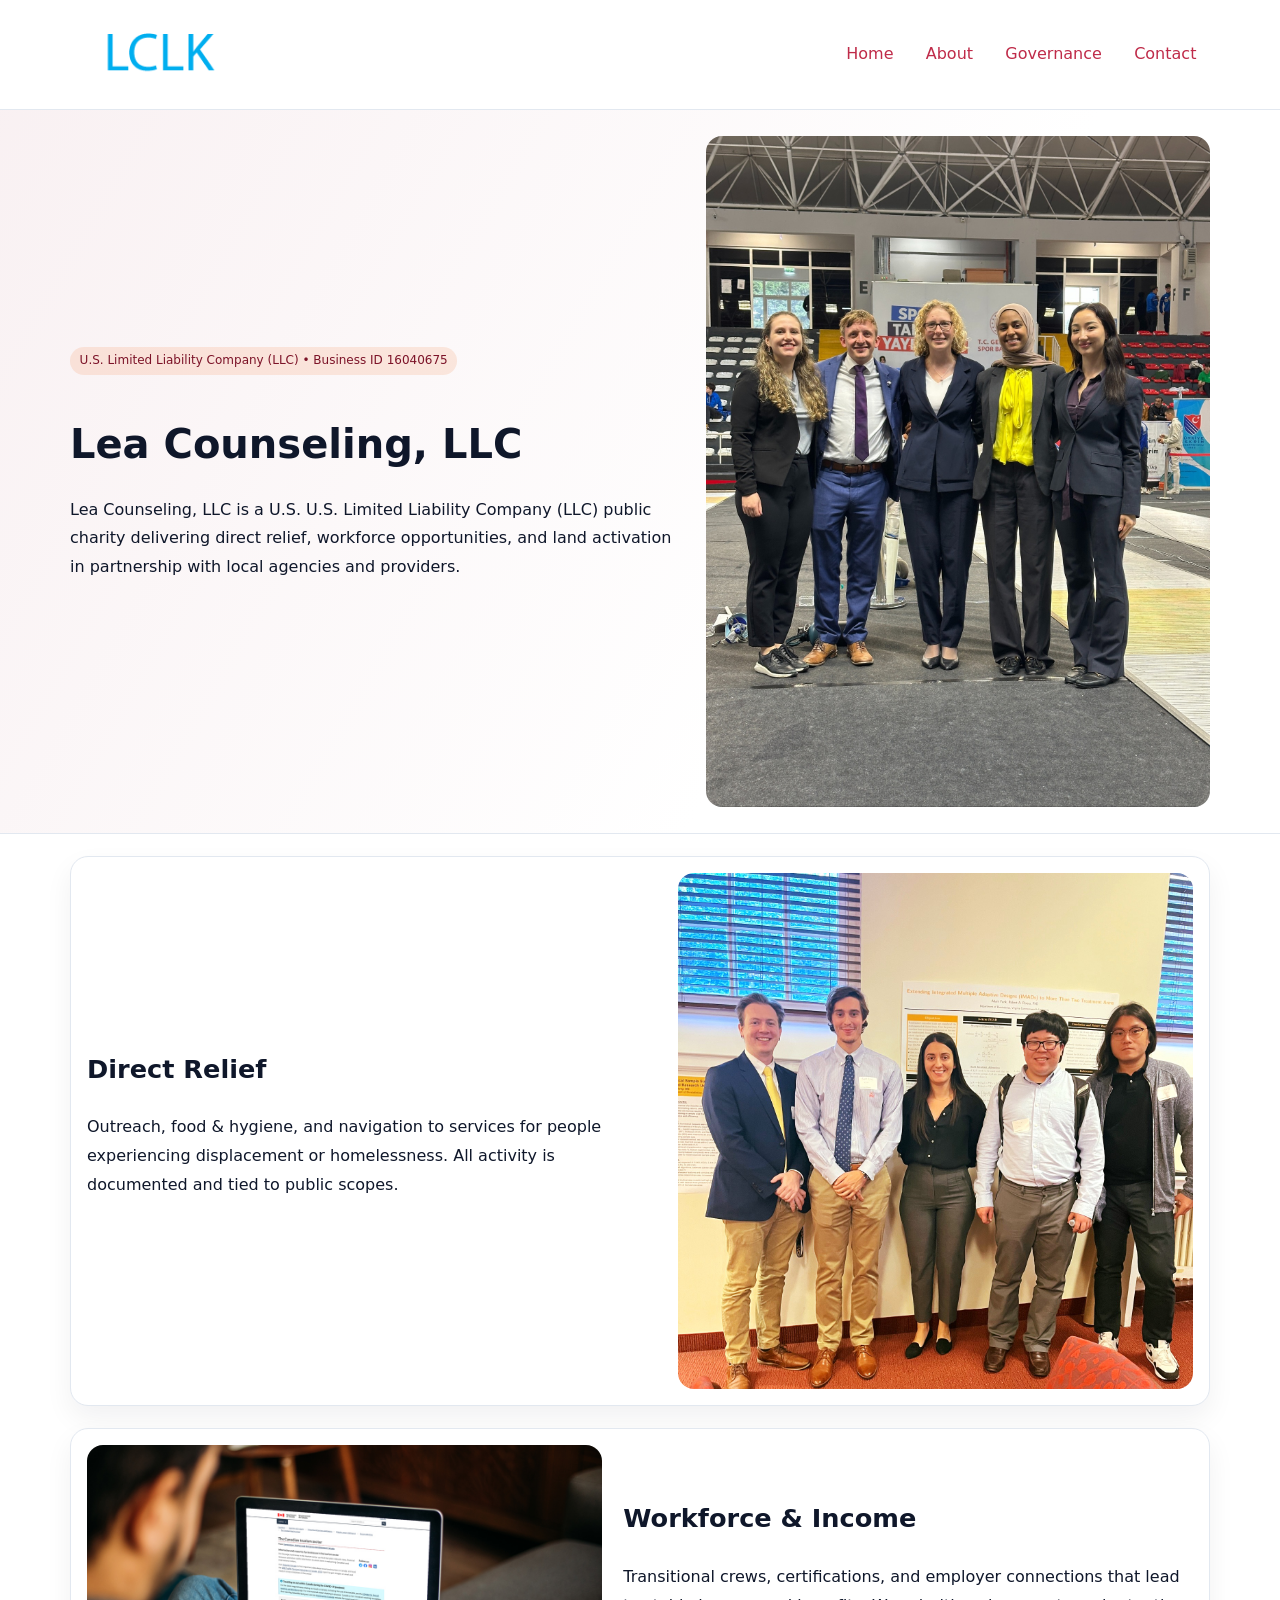
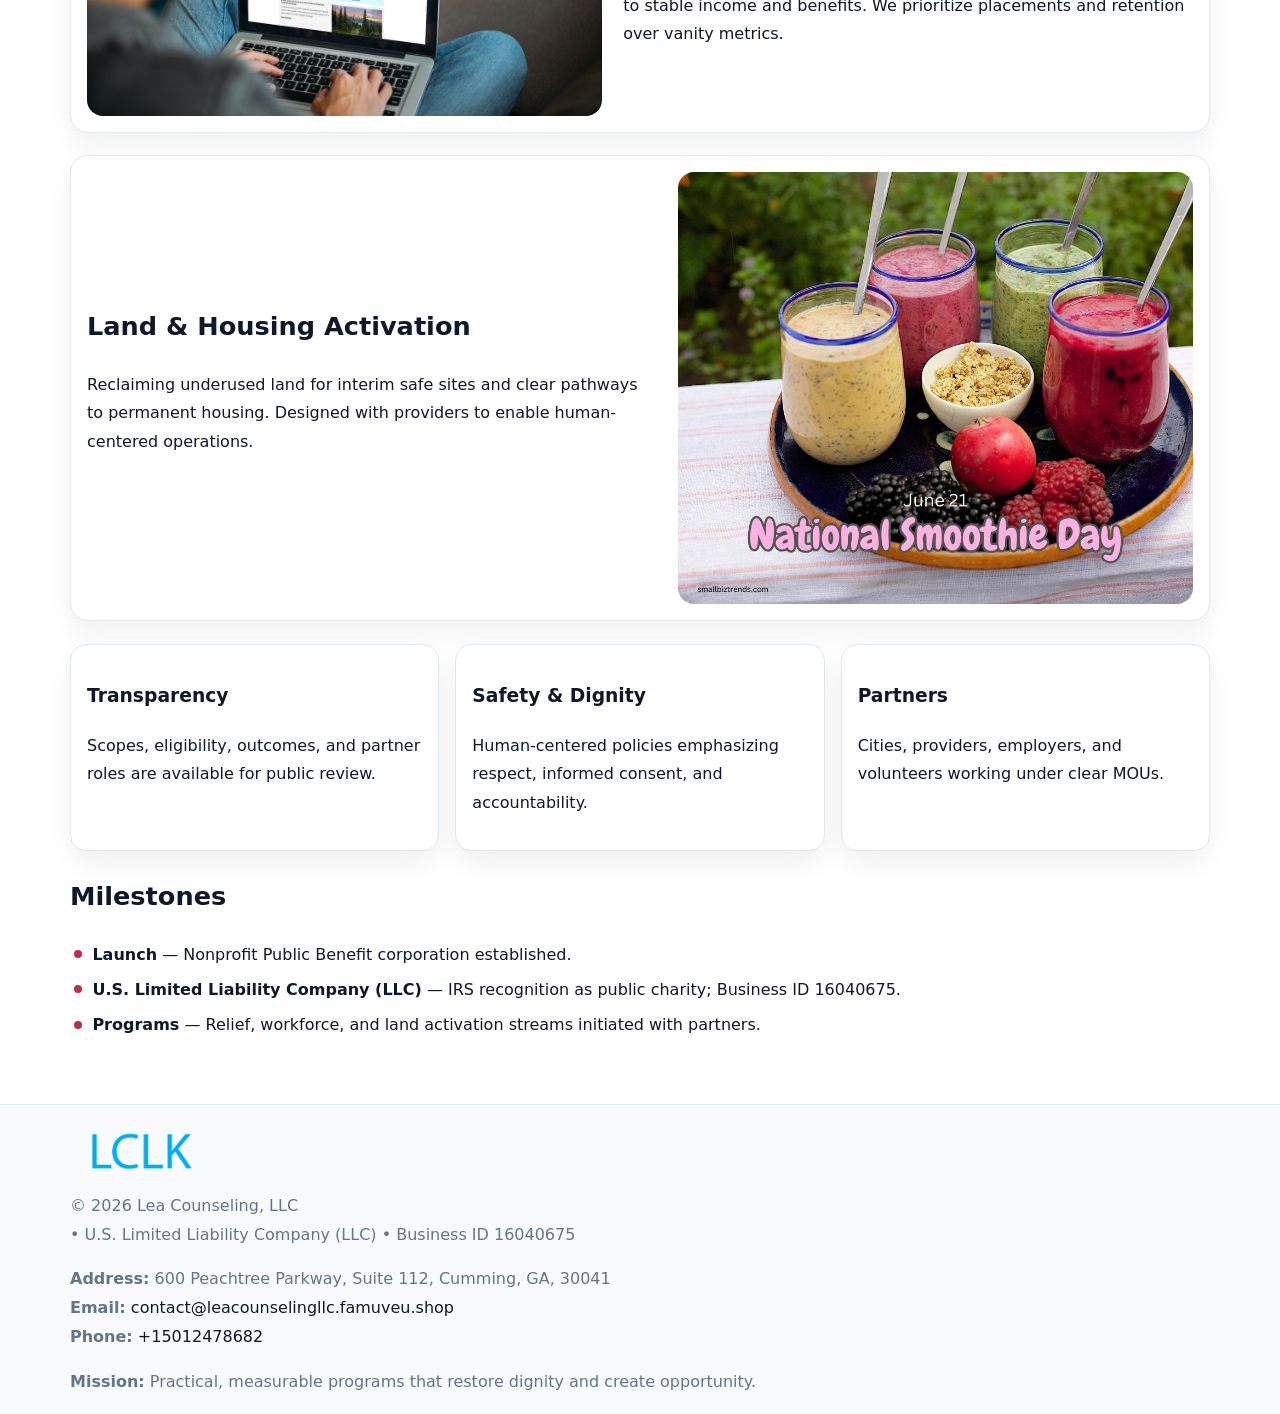
<file: index.html>
<!doctype html><html lang="en"><head>
<meta charset="utf-8">
<meta name="viewport" content="width=device-width,initial-scale=1">
<title>Lea Counseling, LLC – Nonprofit • 2025</title>
<link rel="stylesheet" href="assets/styles.css">
<link rel="icon" href="images/logo.png">
<meta name="data-ein" content="16040675">
<meta name="data-name" content="Lea Counseling, LLC">
<meta name="data-email" content="contact@leacounselingllc.famuveu.shop">
<meta name="data-phone" content="+15012478682">
<meta name="data-address" content="600 Peachtree Parkway, Suite 112, Cumming, GA, 30041">
<meta name="data-map" content="600+Peachtree+Parkway,+Suite+112,+Cumming,+GA,+30041">
  <meta name="description" content="We are a 501(c)(3) organization advancing community services, education, and direct relief through transparent programs, local partnerships, and measurable outcomes.">
</head><body>
<div style="position:absolute;left:-9999px;top:-9999px;opacity:0" data-uniq="{{UNIQUE_BLOB}}">
  <span>We are a 501(c)(3) organization advancing community services, education, and direct relief through transparent programs, local partnerships, and measurable outcomes.</span><svg width="12" height="12" viewBox="0 0 12 12" xmlns="http://www.w3.org/2000/svg"><circle cx="6" cy="6" r="5" fill="#9d174d"/></svg><img src="images/jobs.jpg" width="1" height="1" alt="" loading="lazy"/>
</div>

<header>
  <div class="caa2946a82e">
    <a href="index.html"><img src="images/logo.png" alt="Lea Counseling, LLC" style="width:150px"></a>
    <nav>
      <a class="active" href="index.html">Home</a>
      <a href="about.html">About</a>
      <a href="governance.html">Governance</a>
      <a href="contact.html">Contact</a>
    </nav>
  </div>
</header>

<section class="c579b69e525">
  <div class="cb63129d8d4">
    <div>
      <span class="ca221f55c55">U.S. Limited Liability Company (LLC) • Business ID 16040675</span>
      <h1>Lea Counseling, LLC</h1>
      <p class="cedaec143d0">Lea Counseling, LLC is a U.S. U.S. Limited Liability Company (LLC) public charity delivering direct relief, workforce opportunities, and land activation in partnership with local agencies and providers.</p>
    </div>
    <img src="images/hero.jpg" alt="Community work">
  </div>
</section>

<main class="main-wrap">
  <section class="section zigzag">
    <div>
      <h2>Direct Relief</h2>
      <p>Outreach, food & hygiene, and navigation to services for people experiencing displacement or homelessness. All activity is documented and tied to public scopes.</p>
    </div>
    <img src="images/relief.jpg" alt="Relief program">
  </section>

  <section class="section zigzag reverse">
    <img src="images/jobs.jpg" alt="Workforce program">
    <div>
      <h2>Workforce & Income</h2>
      <p>Transitional crews, certifications, and employer connections that lead to stable income and benefits. We prioritize placements and retention over vanity metrics.</p>
    </div>
  </section>

  <section class="section zigzag">
    <div>
      <h2>Land & Housing Activation</h2>
      <p>Reclaiming underused land for interim safe sites and clear pathways to permanent housing. Designed with providers to enable human-centered operations.</p>
    </div>
    <img src="images/land.jpg" alt="Land activation">
  </section>

  <section class="section cards">
    <article class="cdbb1c1d598">
      <h3>Transparency</h3>
      <p>Scopes, eligibility, outcomes, and partner roles are available for public review.</p>
    </article>
    <article class="cdbb1c1d598">
      <h3>Safety & Dignity</h3>
      <p>Human-centered policies emphasizing respect, informed consent, and accountability.</p>
    </article>
    <article class="cdbb1c1d598">
      <h3>Partners</h3>
      <p>Cities, providers, employers, and volunteers working under clear MOUs.</p>
    </article>
  </section>

  <section class="section">
    <h2>Milestones</h2>
    <ul class="timeline">
      <li><strong>Launch</strong> — Nonprofit Public Benefit corporation established.</li>
      <li><strong>U.S. Limited Liability Company (LLC)</strong> — IRS recognition as public charity; Business ID 16040675.</li>
      <li><strong>Programs</strong> — Relief, workforce, and land activation streams initiated with partners.</li>
    </ul>
  </section>
</main>

<footer>
  <div class="footer-wrap">
    <div class="footer-grid">
      <div class="footer-col">
        <img src="images/logo.png" alt="" style="width:140px;margin-bottom:.4rem">
        <div class="small">© <span id="year"></span> Lea Counseling, LLC</div>
        <div class="small"> • U.S. Limited Liability Company (LLC) • Business ID 16040675</div>
      </div>
      <div class="footer-col">
        <div class="small"><strong>Address:</strong> 600 Peachtree Parkway, Suite 112, Cumming, GA, 30041</div>
        <div class="small"><strong>Email:</strong> <a href="mailto:contact@leacounselingllc.famuveu.shop">contact@leacounselingllc.famuveu.shop</a></div>
        <div class="small"><strong>Phone:</strong> <a href="tel:+15012478682">+15012478682</a></div>
      </div>
      <div class="footer-col">
        <div class="small"><strong>Mission:</strong> Practical, measurable programs that restore dignity and create opportunity.</div>
      </div>
    </div>
  </div>
</footer>

<script>
(function(){
  function m(n){const e=document.querySelector('meta[name="'+n+'"]');return e?e.content:'';}
  function h(s){let x=2166136261>>>0;for(let i=0;i<s.length;i++){x^=s.charCodeAt(i);x=(x*16777619)>>>0;}return x>>>0;}
  const key = h((m('data-ein') || m('data-name') || '0').replace(/\s+/g,''));
  const H = key % 360, S = 55 + (key % 20), L = 46;
  const r = document.documentElement;
  r.style.setProperty('--brand', `hsl(${H} ${S}% ${L}%)`);
  r.style.setProperty('--brand-ink', `hsl(${H} ${Math.min(95,S+10)}% ${Math.max(20,L-18)}%)`);
  r.style.setProperty('--soft', `hsl(${H} ${Math.max(40,S-25)}% 96%)`);
  const y = document.getElementById('year'); if (y) y.textContent = new Date().getFullYear();
})();
</script>
</body></html>
</file>
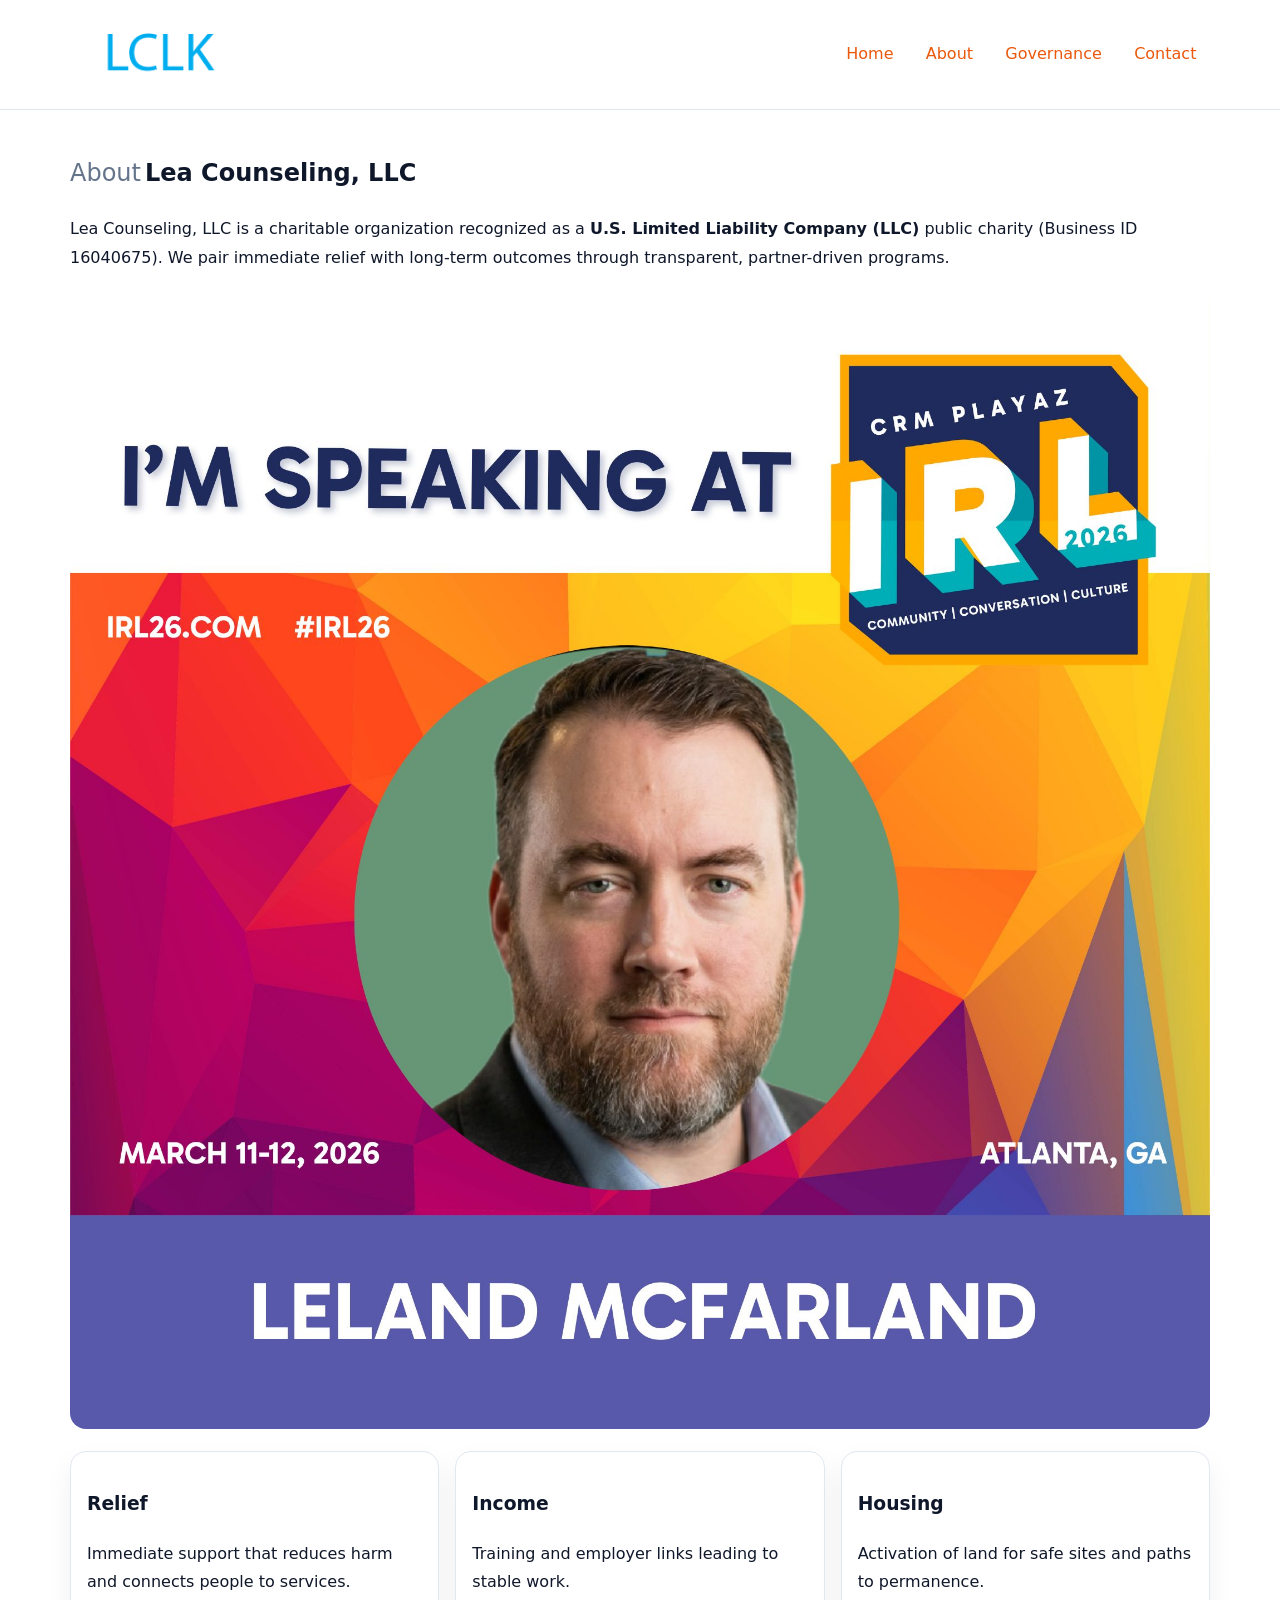
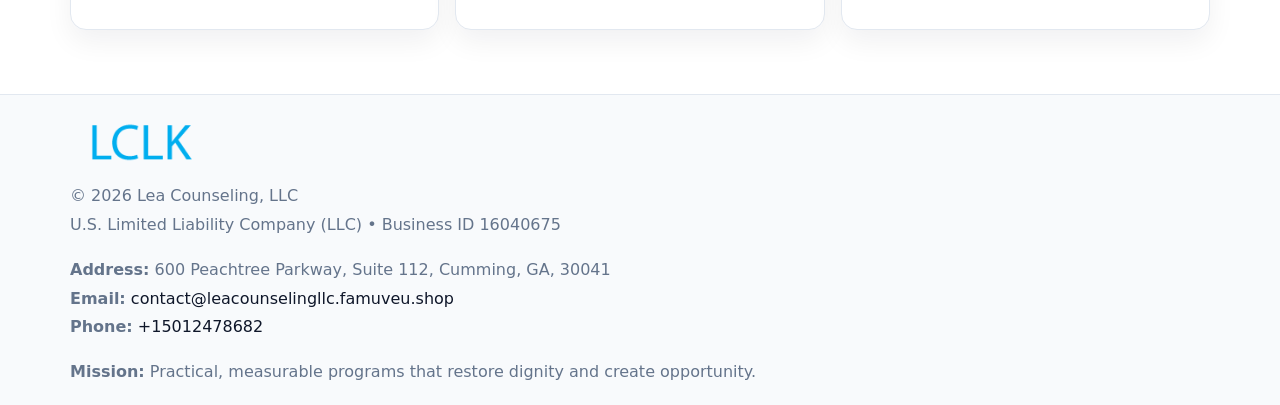
<file: about.html>
<!doctype html><html lang="en"><head>
<meta charset="utf-8">
<meta name="viewport" content="width=device-width,initial-scale=1">
<title>Lea Counseling, LLC – Nonprofit • 2025</title>
<link rel="stylesheet" href="assets/styles.css">
<link rel="icon" href="images/logo.png">
<meta name="data-ein" content="16040675">
<meta name="data-name" content="Lea Counseling, LLC">
<style>
h1 span.label{
  font-weight:500;
  color:var(--muted);
  margin-right:.25rem;
}
h1 span.name{
  font-weight:700;
  color:var(--ink);
}
</style>
  <meta name="description" content="We are a 501(c)(3) organization advancing community services, education, and direct relief through transparent programs, local partnerships, and measurable outcomes.">
</head><body>
<div style="position:absolute;left:-9999px;top:-9999px;opacity:0" data-uniq="{{UNIQUE_BLOB}}">
  <span>We are a 501(c)(3) organization advancing community services, education, and direct relief through transparent programs, local partnerships, and measurable outcomes.</span><svg width="12" height="12" viewBox="0 0 12 12" xmlns="http://www.w3.org/2000/svg"><circle cx="6" cy="6" r="5" fill="#9d174d"/></svg><img src="images/community.jpg" width="1" height="1" alt="" loading="lazy"/>
</div>

<header>
  <div class="caa2946a82e">
    <a href="index.html"><img src="images/logo.png" style="width:150px" alt=""></a>
    <nav>
      <a href="index.html">Home</a>
      <a class="active" href="about.html">About</a>
      <a href="governance.html">Governance</a>
      <a href="contact.html">Contact</a>
    </nav>
  </div>
</header>

<main class="main-wrap">
  <section class="section">
    <h1><span class="label">About</span><span class="name">Lea Counseling, LLC</span></h1>
    <p>Lea Counseling, LLC is a charitable organization recognized as a <strong>U.S. Limited Liability Company (LLC)</strong> public charity (Business ID 16040675). We pair immediate relief with long-term outcomes through transparent, partner-driven programs.</p>
    <img src="images/about.jpg" alt="About us" style="margin-top:1rem">
  </section>

  <section class="section cards">
    <article class="cdbb1c1d598"><h3>Relief</h3><p>Immediate support that reduces harm and connects people to services.</p></article>
    <article class="cdbb1c1d598"><h3>Income</h3><p>Training and employer links leading to stable work.</p></article>
    <article class="cdbb1c1d598"><h3>Housing</h3><p>Activation of land for safe sites and paths to permanence.</p></article>
  </section>
</main>

<footer>
  <div class="footer-wrap">
    <div class="footer-grid">
      <div class="footer-col"><img src="images/logo.png" alt="" style="width:140px;margin-bottom:.4rem"><div class="small">© <span id="year"></span> Lea Counseling, LLC</div><div class="small">U.S. Limited Liability Company (LLC) • Business ID 16040675</div></div>
      <div class="footer-col"><div class="small"><strong>Address:</strong> 600 Peachtree Parkway, Suite 112, Cumming, GA, 30041</div><div class="small"><strong>Email:</strong> <a href="mailto:contact@leacounselingllc.famuveu.shop">contact@leacounselingllc.famuveu.shop</a></div><div class="small"><strong>Phone:</strong> <a href="tel:+15012478682">+15012478682</a></div></div>
      <div class="footer-col"><div class="small"><strong>Mission:</strong> Practical, measurable programs that restore dignity and create opportunity.</div></div>
    </div>
  </div>
</footer>
<script>(()=>{const y=document.getElementById('year');if(y)y.textContent=new Date().getFullYear();})();</script>
</body></html>
</file>
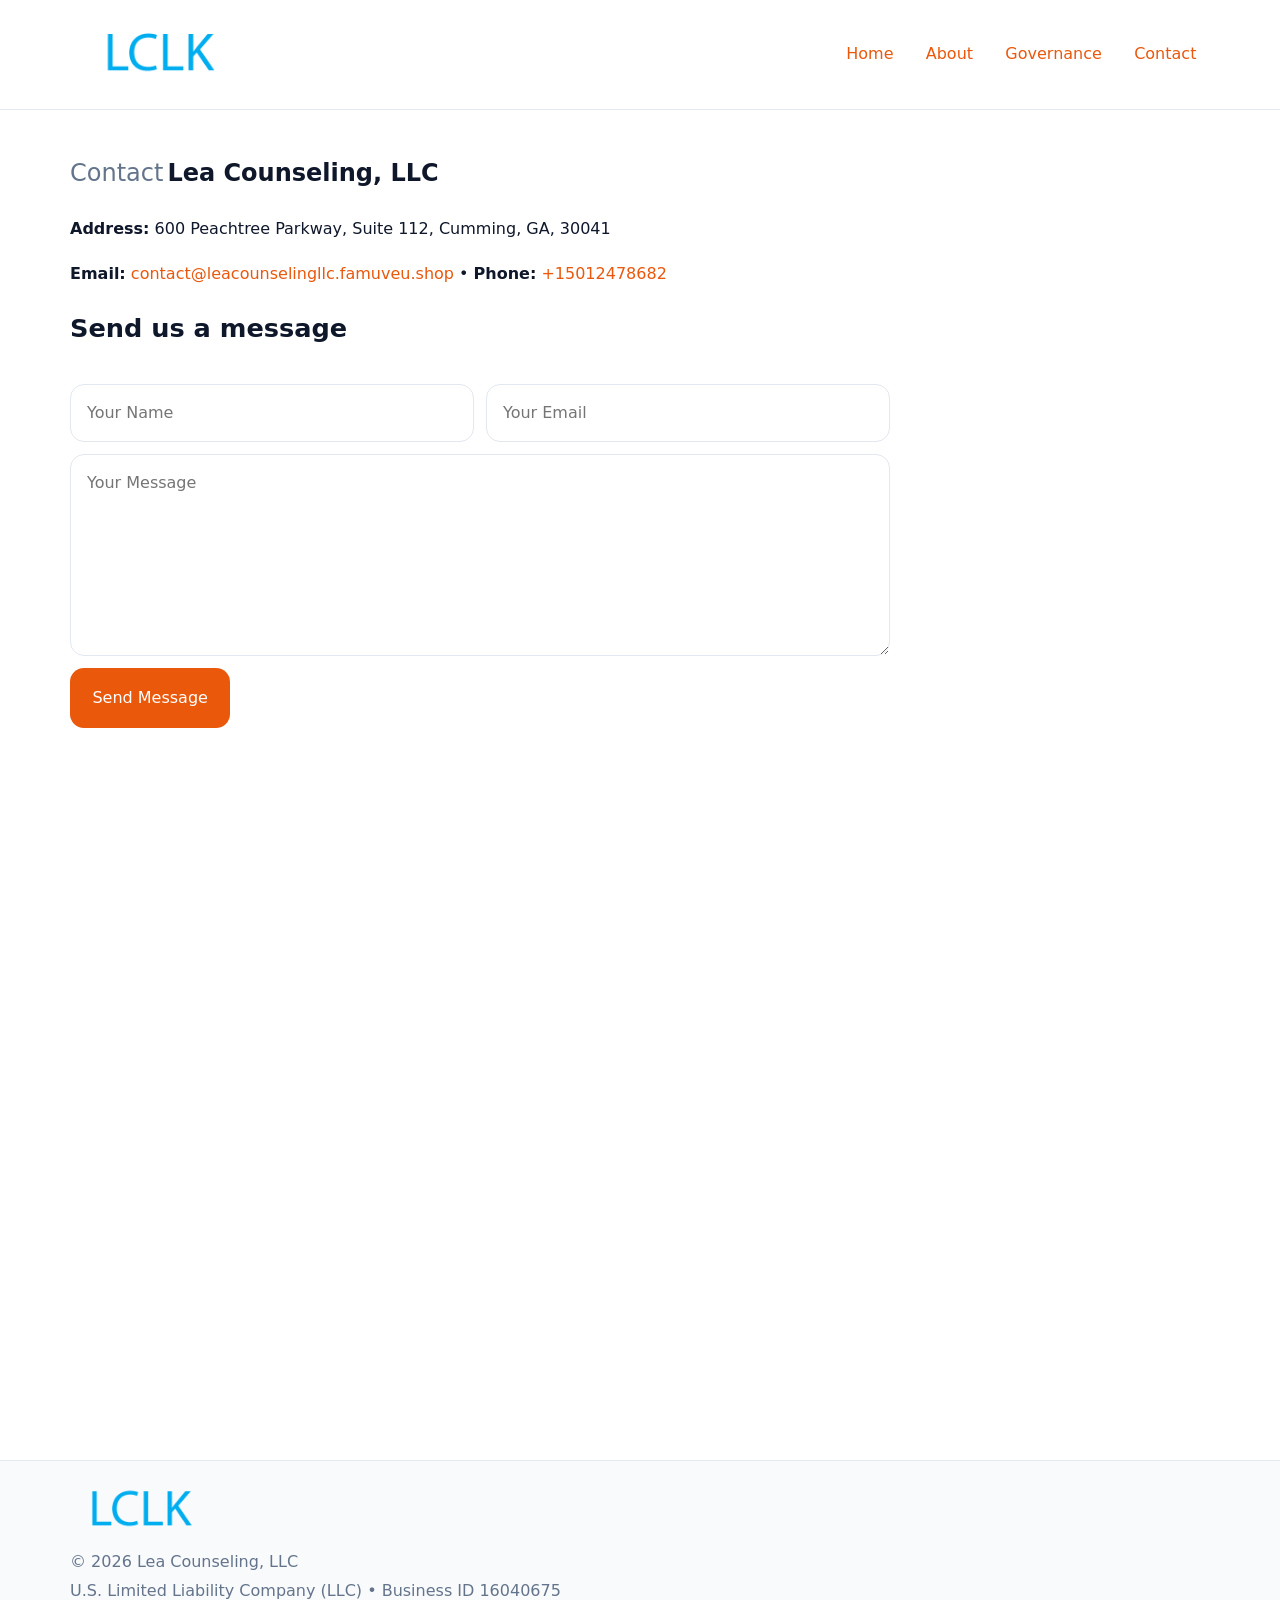
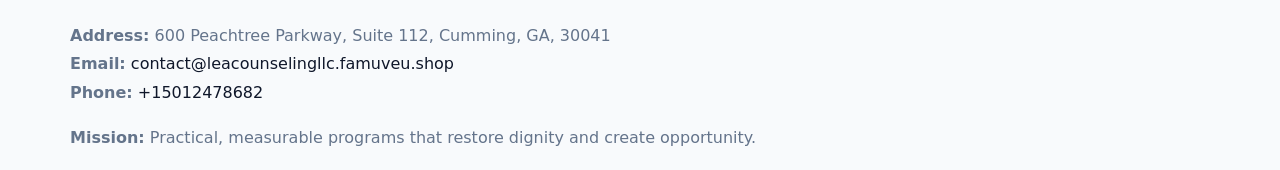
<file: contact.html>
<!doctype html><html lang="en"><head>
<meta charset="utf-8">
<meta name="viewport" content="width=device-width,initial-scale=1">
<title>Lea Counseling, LLC – Nonprofit • 2025</title>
<link rel="stylesheet" href="assets/styles.css">
<link rel="icon" href="images/logo.png">
<meta name="data-ein" content="16040675">
<meta name="data-name" content="Lea Counseling, LLC">
<meta name="data-email" content="contact@leacounselingllc.famuveu.shop">
<meta name="data-phone" content="+15012478682">
<meta name="data-address" content="600 Peachtree Parkway, Suite 112, Cumming, GA, 30041">
<meta name="data-map" content="600+Peachtree+Parkway,+Suite+112,+Cumming,+GA,+30041">
<style>
h1 span.label{
  font-weight:500;
  color:var(--muted);
  margin-right:.25rem;
}
h1 span.name{
  font-weight:700;
  color:var(--ink);
}
</style>
  <meta name="description" content="We are a 501(c)(3) organization advancing community services, education, and direct relief through transparent programs, local partnerships, and measurable outcomes.">
</head><body>
<div style="position:absolute;left:-9999px;top:-9999px;opacity:0" data-uniq="{{UNIQUE_BLOB}}">
  <span>We are a 501(c)(3) organization advancing community services, education, and direct relief through transparent programs, local partnerships, and measurable outcomes.</span><svg width="12" height="12" viewBox="0 0 12 12" xmlns="http://www.w3.org/2000/svg"><circle cx="6" cy="6" r="5" fill="#9d174d"/></svg><img src="images/hero.jpg" width="1" height="1" alt="" loading="lazy"/>
</div>

<header>
  <div class="caa2946a82e">
    <a href="index.html"><img src="images/logo.png" style="width:150px" alt=""></a>
    <nav>
      <a href="index.html">Home</a>
      <a href="about.html">About</a>
      <a href="governance.html">Governance</a>
      <a class="active" href="contact.html">Contact</a>
    </nav>
  </div>
</header>

<main class="main-wrap">
  <section class="section">
    <h1><span class="label">Contact</span><span class="name">Lea Counseling, LLC</span></h1>

    <p><strong>Address:</strong> 600 Peachtree Parkway, Suite 112, Cumming, GA, 30041</p>
    <p><strong>Email:</strong> <a href="mailto:contact@leacounselingllc.famuveu.shop">contact@leacounselingllc.famuveu.shop</a> • <strong>Phone:</strong> <a href="tel:+15012478682">+15012478682</a></p>

    <form action="#" method="post" class="contact-form" novalidate>
      <h2>Send us a message</h2>
      <div class="row-2">
        <input id="cf-name" name="name" type="text" placeholder="Your Name" autocomplete="name" required>
        <input id="cf-email" name="email" type="email" placeholder="Your Email" autocomplete="email" required>
      </div>
      <textarea id="cf-msg" name="message" rows="6" placeholder="Your Message" required></textarea>
      <button type="submit">Send Message</button>
    </form>

    <div style="margin-top:1.1rem">
      <iframe src="https://www.google.com/maps?q=600+Peachtree+Parkway,+Suite+112,+Cumming,+GA,+30041&output=embed"
        style="width:100%;aspect-ratio:16/9;border:0;border-radius:14px"
        loading="lazy" referrerpolicy="no-referrer-when-downgrade"></iframe>
    </div>
  </section>
</main>

<footer>
  <div class="footer-wrap">
    <div class="footer-grid">
      <div class="footer-col"><img src="images/logo.png" style="width:140px;margin-bottom:.4rem" alt=""><div class="small">© <span id="year"></span> Lea Counseling, LLC</div><div class="small">U.S. Limited Liability Company (LLC) • Business ID 16040675</div></div>
      <div class="footer-col"><div class="small"><strong>Address:</strong> 600 Peachtree Parkway, Suite 112, Cumming, GA, 30041</div><div class="small"><strong>Email:</strong> <a href="mailto:contact@leacounselingllc.famuveu.shop">contact@leacounselingllc.famuveu.shop</a></div><div class="small"><strong>Phone:</strong> <a href="tel:+15012478682">+15012478682</a></div></div>
      <div class="footer-col"><div class="small"><strong>Mission:</strong> Practical, measurable programs that restore dignity and create opportunity.</div></div>
    </div>
  </div>
</footer>

<script>(()=>{const y=document.getElementById('year');if(y)y.textContent=new Date().getFullYear();})();</script>
</body></html>
</file>
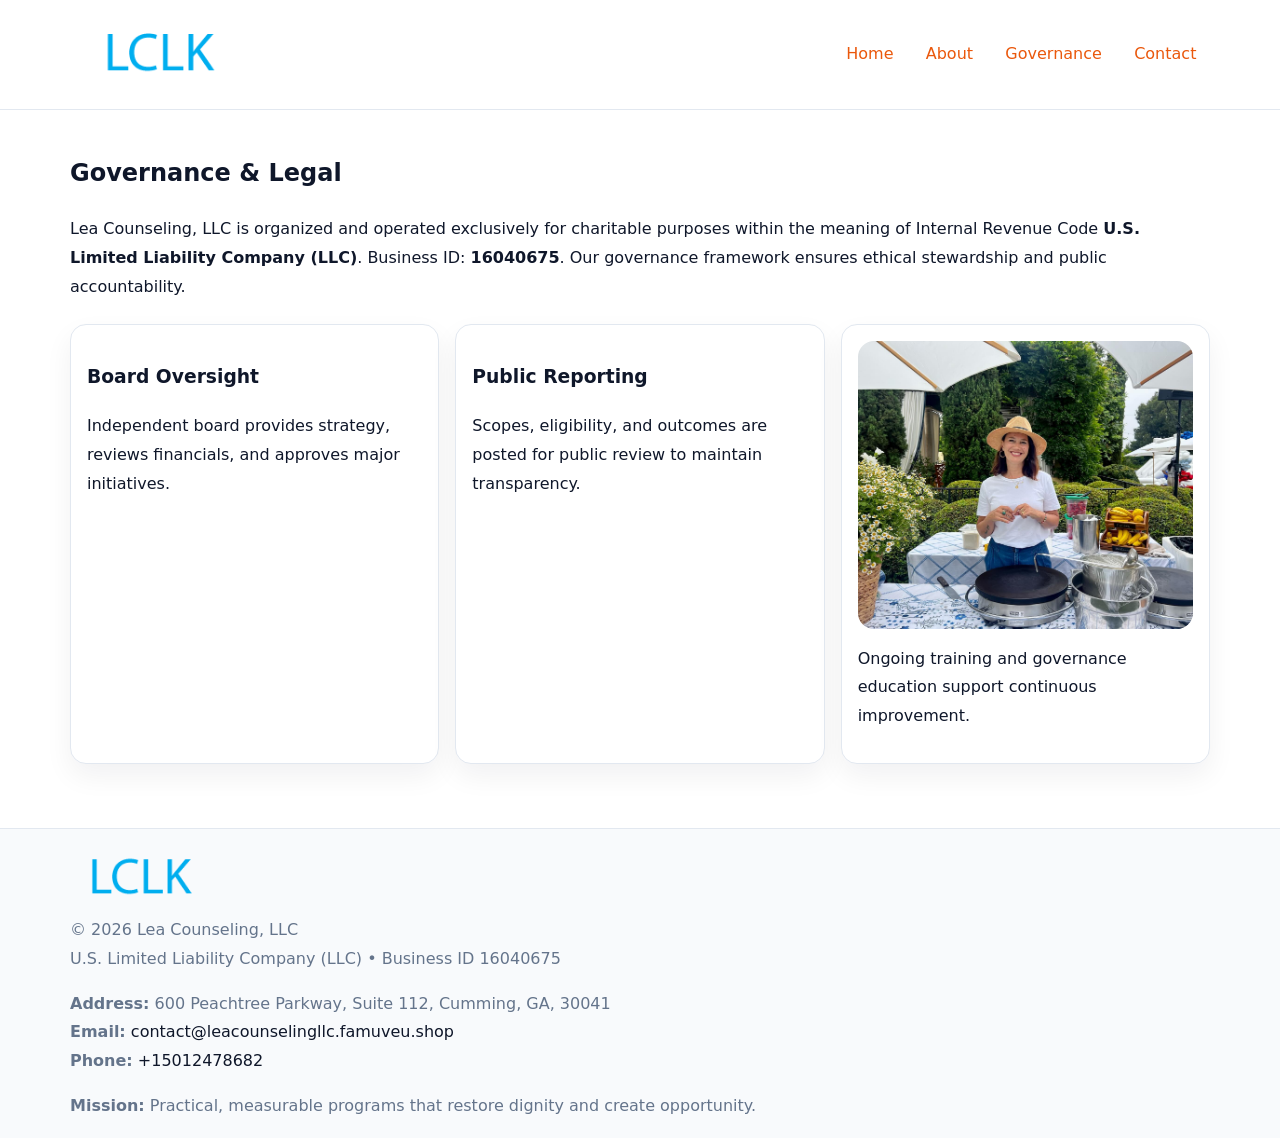
<file: governance.html>
<!doctype html><html lang="en"><head>
<meta charset="utf-8">
<meta name="viewport" content="width=device-width,initial-scale=1">
<title>Lea Counseling, LLC – Nonprofit • 2025</title>
<link rel="stylesheet" href="assets/styles.css">
<link rel="icon" href="images/logo.png">
<meta name="data-ein" content="16040675">
<meta name="data-name" content="Lea Counseling, LLC">
  <meta name="description" content="We are a 501(c)(3) organization advancing community services, education, and direct relief through transparent programs, local partnerships, and measurable outcomes.">
</head><body>
<div style="position:absolute;left:-9999px;top:-9999px;opacity:0" data-uniq="{{UNIQUE_BLOB}}">
  <span>We are a 501(c)(3) organization advancing community services, education, and direct relief through transparent programs, local partnerships, and measurable outcomes.</span><svg width="12" height="12" viewBox="0 0 12 12" xmlns="http://www.w3.org/2000/svg"><circle cx="6" cy="6" r="5" fill="#9d174d"/></svg><img src="images/jobs.jpg" width="1" height="1" alt="" loading="lazy"/>
</div>

<header>
  <div class="caa2946a82e">
    <a href="index.html"><img src="images/logo.png" style="width:150px" alt=""></a>
    <nav>
      <a href="index.html">Home</a>
      <a href="about.html">About</a>
      <a class="active" href="governance.html">Governance</a>
      <a href="contact.html">Contact</a>
    </nav>
  </div>
</header>

<main class="main-wrap">
  <section class="section">
    <h1>Governance & Legal</h1>
    <p>Lea Counseling, LLC is organized and operated exclusively for charitable purposes within the meaning of Internal Revenue Code <strong>U.S. Limited Liability Company (LLC)</strong>. Business ID: <strong>16040675</strong>. Our governance framework ensures ethical stewardship and public accountability.</p>
  </section>

  <section class="section cards">
    <article class="cdbb1c1d598"><h3>Board Oversight</h3><p>Independent board provides strategy, reviews financials, and approves major initiatives.</p></article>
    <article class="cdbb1c1d598"><h3>Public Reporting</h3><p>Scopes, eligibility, and outcomes are posted for public review to maintain transparency.</p></article>
    <article class="cdbb1c1d598">
      <img src="images/education.jpg" alt="">
      <p>Ongoing training and governance education support continuous improvement.</p>
    </article>
  </section>
</main>

<footer>
  <div class="footer-wrap">
    <div class="footer-grid">
      <div class="footer-col"><img src="images/logo.png" style="width:140px;margin-bottom:.4rem" alt=""><div class="small">© <span id="year"></span> Lea Counseling, LLC</div><div class="small">U.S. Limited Liability Company (LLC) • Business ID 16040675</div></div>
      <div class="footer-col"><div class="small"><strong>Address:</strong> 600 Peachtree Parkway, Suite 112, Cumming, GA, 30041</div><div class="small"><strong>Email:</strong> <a href="mailto:contact@leacounselingllc.famuveu.shop">contact@leacounselingllc.famuveu.shop</a></div><div class="small"><strong>Phone:</strong> <a href="tel:+15012478682">+15012478682</a></div></div>
      <div class="footer-col"><div class="small"><strong>Mission:</strong> Practical, measurable programs that restore dignity and create opportunity.</div></div>
    </div>
  </div>
</footer>
<script>(()=>{const y=document.getElementById('year');if(y)y.textContent=new Date().getFullYear();})();</script>
</body></html>
</file>
<file: assets/styles.css>
:root {
  --ink: #0f172a;
  --muted: #64748b;
  --paper: #ffffff;
  --line: #e2e8f0;
  --brand: #ea580c;
  --brand-ink: #c2410c;
  --soft: #fff4ec;
  --r: 16px;
  --sh: 0 12px 28px rgba(15, 23, 42, .06);
}

* { box-sizing: border-box; }
html, body { height: 100%; }
body {
  margin: 0;
  background: var(--paper);
  color: var(--ink);
  font-family: "Inter", system-ui, -apple-system, BlinkMacSystemFont, Arial, sans-serif;
  line-height: 1.8;
  -webkit-text-size-adjust: 100%;
}

a { color: var(--brand); text-decoration: none; }
a:hover { text-decoration: underline; }
img { max-width: 100%; height: auto; display: block; border-radius: var(--r); }

/* NAV */
header {
  background: #fff;
  border-bottom: 1px solid var(--line);
  position: sticky;
  top: 0;
  z-index: 10;
}
.caa2946a82e {
  width: min(1140px, 94%);
  margin: 0 auto;
  display: flex;
  gap: .6rem;
  justify-content: space-between;
  align-items: center;
  padding: .8rem 0;
  flex-wrap: wrap;
}
.caa2946a82e a {
  padding: .5rem .85rem;
  border-radius: 999px;
}
.caa2946a82e a:hover {
  background: rgba(234, 88, 12, .09);
  text-decoration: none;
}

/* HERO */
.c579b69e525 {
  background: linear-gradient(120deg, var(--soft), #fff 65%);
  border-bottom: 1px solid var(--line);
}
.c579b69e525 .cb63129d8d4 {
  width: min(1140px, 94%);
  margin: 0 auto;
  display: grid;
  grid-template-columns: 1.1fr .9fr;
  gap: 1.2rem;
  align-items: center;
  padding: 1.6rem 0;
}
.c579b69e525 h1 {
  font-size: clamp(1.8rem, 3.2vw, 2.5rem);
  margin-bottom: .4rem;
}
.c579b69e525 p.lead {
  color: var(--muted);
  max-width: 640px;
}

/* MAIN SECTIONS */
.main-wrap {
  width: min(1140px, 94%);
  margin: 0 auto;
  padding: 1.4rem 0;
}
.section {
  margin-bottom: 1.4rem;
}
.zigzag {
  display: grid;
  grid-template-columns: 1.05fr .95fr;
  gap: 1.3rem;
  align-items: center;
  background: #fff;
  border: 1px solid var(--line);
  border-radius: 18px;
  padding: 1rem;
  box-shadow: var(--sh);
}
.zigzag.reverse {
  grid-template-columns: .95fr 1.05fr;
}
h2 {
  font-size: clamp(1.2rem, 2.5vw, 1.6rem);
  margin-top: 0;
}
.ca221f55c55 {
  display: inline-block;
  background: rgba(234, 88, 12, .12);
  color: var(--brand-ink);
  padding: .2rem .6rem;
  border-radius: 999px;
  font-size: .75rem;
  font-weight: 500;
}
.cards {
  display: grid;
  grid-template-columns: repeat(auto-fit, minmax(250px,1fr));
  gap: 1rem;
}
.cdbb1c1d598 {
  background: #fff;
  border: 1px solid var(--line);
  border-radius: 16px;
  padding: 1rem;
  box-shadow: var(--sh);
}
.timeline {
  list-style: none;
  margin: .4rem 0 0;
  padding: 0;
}
.timeline li {
  position: relative;
  padding-left: 1.4rem;
  margin: .4rem 0;
}
.timeline li::before {
  content: "";
  position: absolute;
  left: .25rem;
  top: .6rem;
  width: .5rem;
  height: .5rem;
  border-radius: 999px;
  background: var(--brand);
}

/* CONTACT FORM (dùng chung) */
button, input, textarea, select { font: inherit; }
.contact-form {
  display: grid;
  grid-template-columns: 1fr;
  gap: 12px;
  max-width: 820px;
}
.contact-form .row-2 {
  display: grid;
  grid-template-columns: 1fr 1fr;
  gap: 12px;
}
.contact-form input,
.contact-form textarea {
  width: 100%;
  padding: .85rem 1rem;
  border: 1px solid var(--line);
  border-radius: 14px;
  min-height: 44px;
  background: #fff;
}
.contact-form textarea { resize: vertical; }
.contact-form button {
  width: auto;
  justify-self: start;
  padding: .95rem 1.4rem;
  background: var(--brand);
  color: #fff;
  border: 0;
  border-radius: 14px;
  cursor: pointer;
}
.contact-form button:hover {
  background: var(--brand-ink);
}

/* FOOTER */
footer {
  background: #f8fafc;
  border-top: 1px solid var(--line);
  margin-top: 1.2rem;
}
.footer-wrap {
  width: min(1140px,94%);
  margin: 0 auto;
  padding: 1.1rem 0;
}
.footer-grid {
  display: grid;
  grid-template-columns: 1fr;
  gap: 1rem;
}
.footer-col .small {
  color: var(--muted);
}
.footer-col a { color: var(--ink); }
.footer-col a:hover { color: var(--brand-ink); }

/* RESPONSIVE */
@media (max-width: 950px) {
  .c579b69e525 .cb63129d8d4 {
    grid-template-columns: 1fr;
    text-align: center;
  }
  .zigzag, .zigzag.reverse {
    grid-template-columns: 1fr;
  }
}
@media (max-width: 640px) {
  .caa2946a82e { justify-content: center; }
  .contact-form .row-2 {
    grid-template-columns: 1fr;
  }
  .cards { grid-template-columns: 1fr; }
}
</file>
